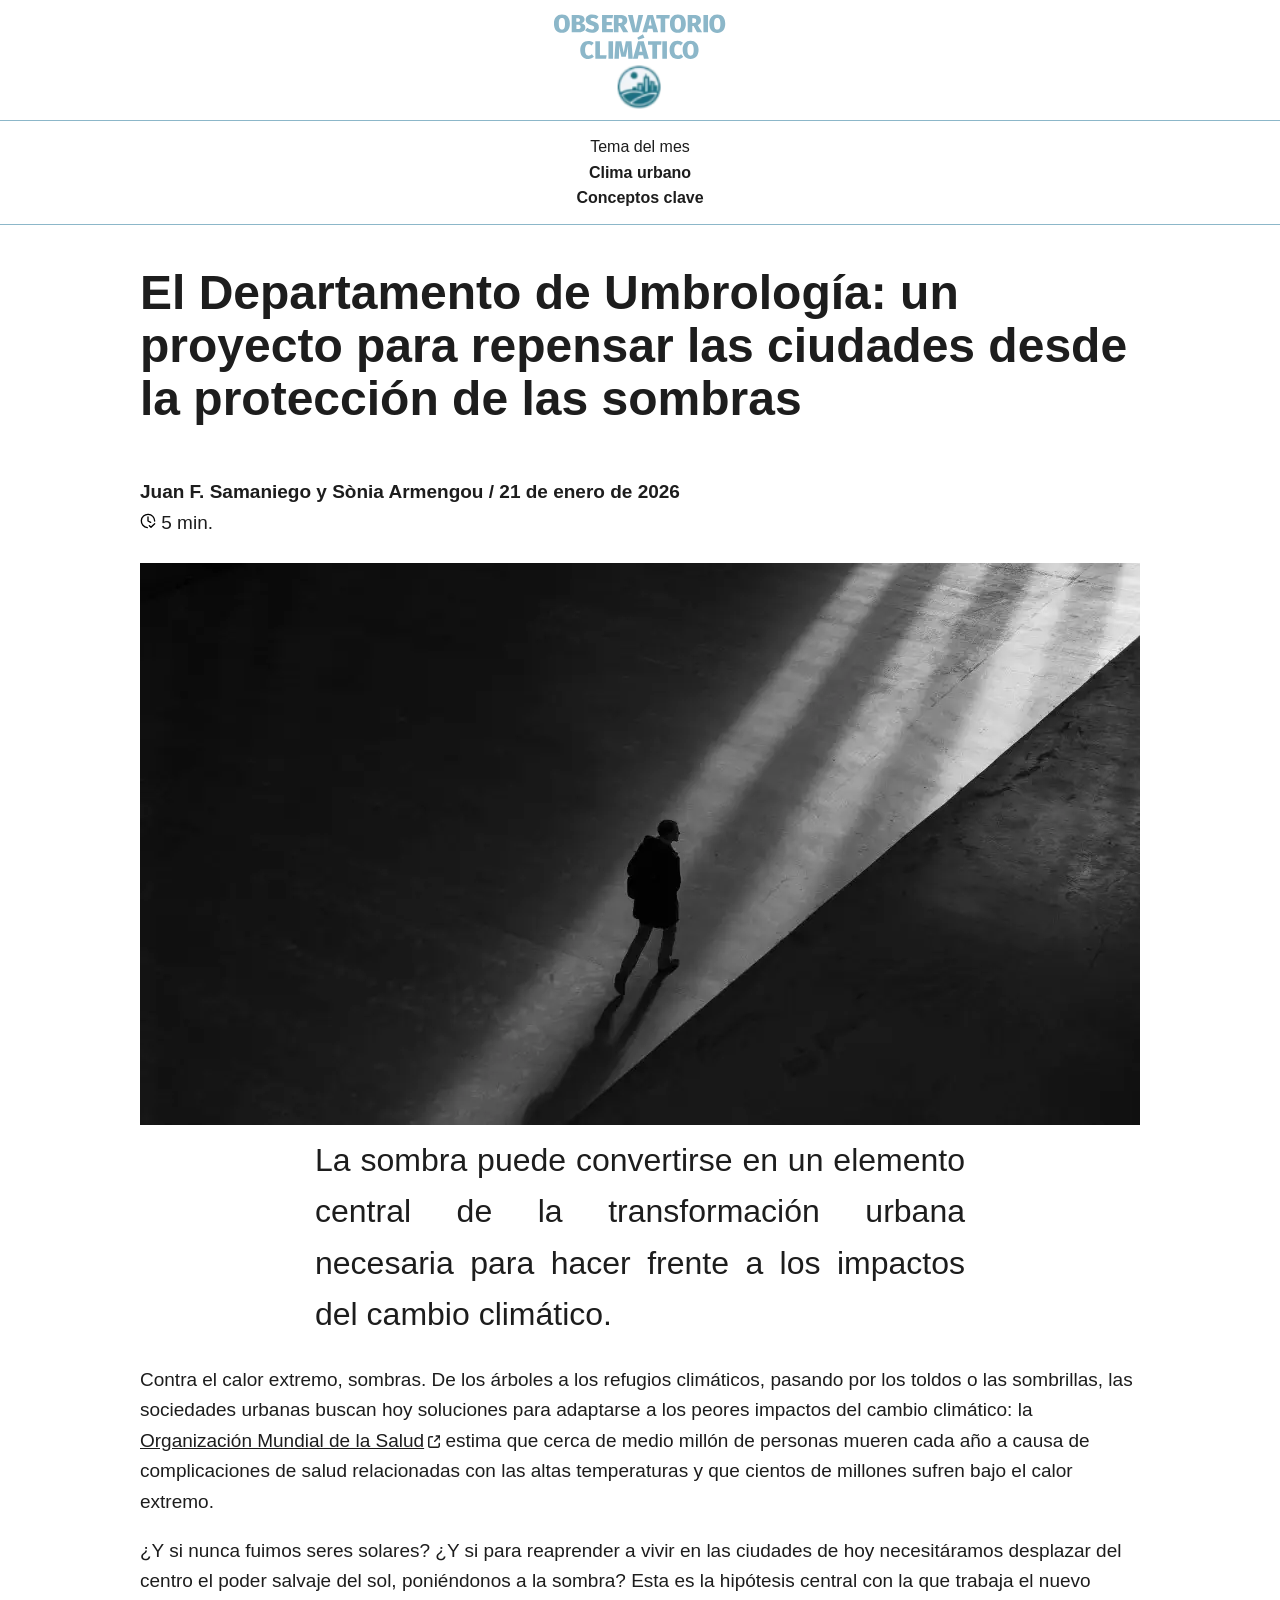
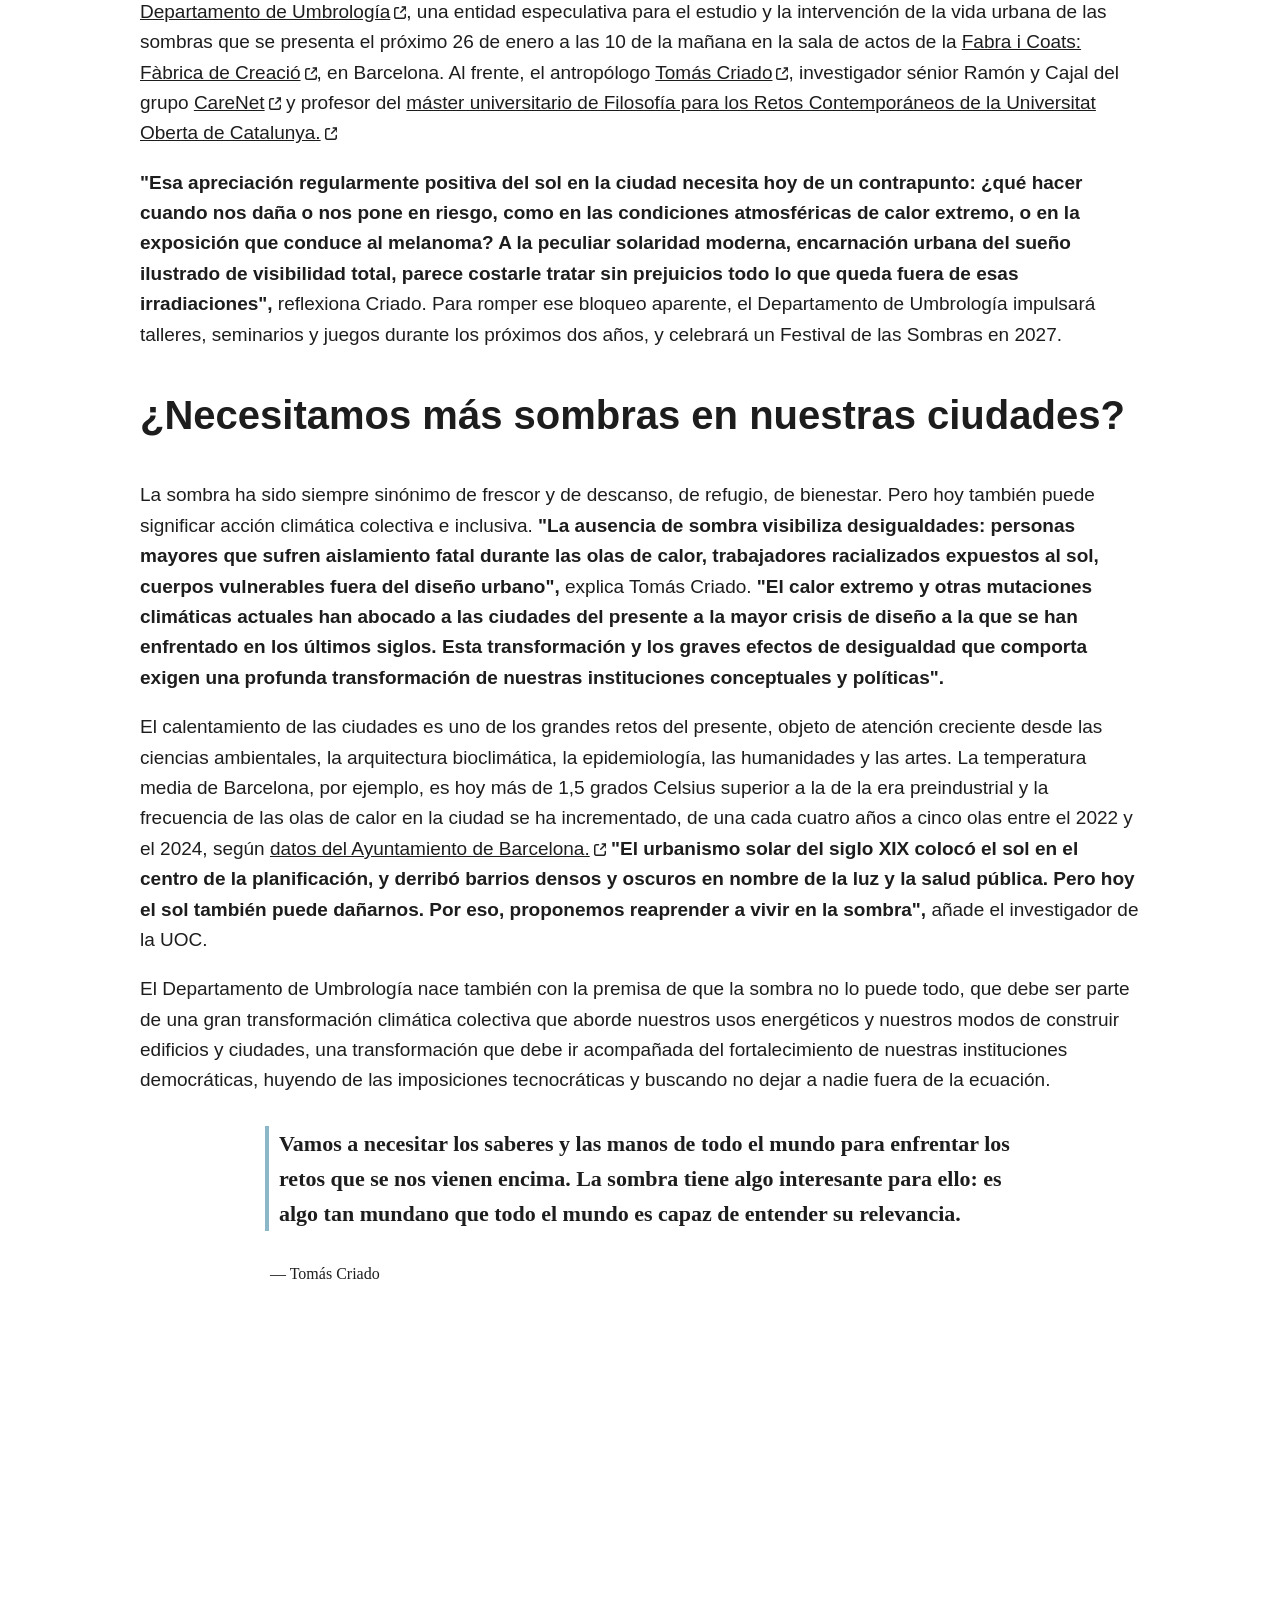
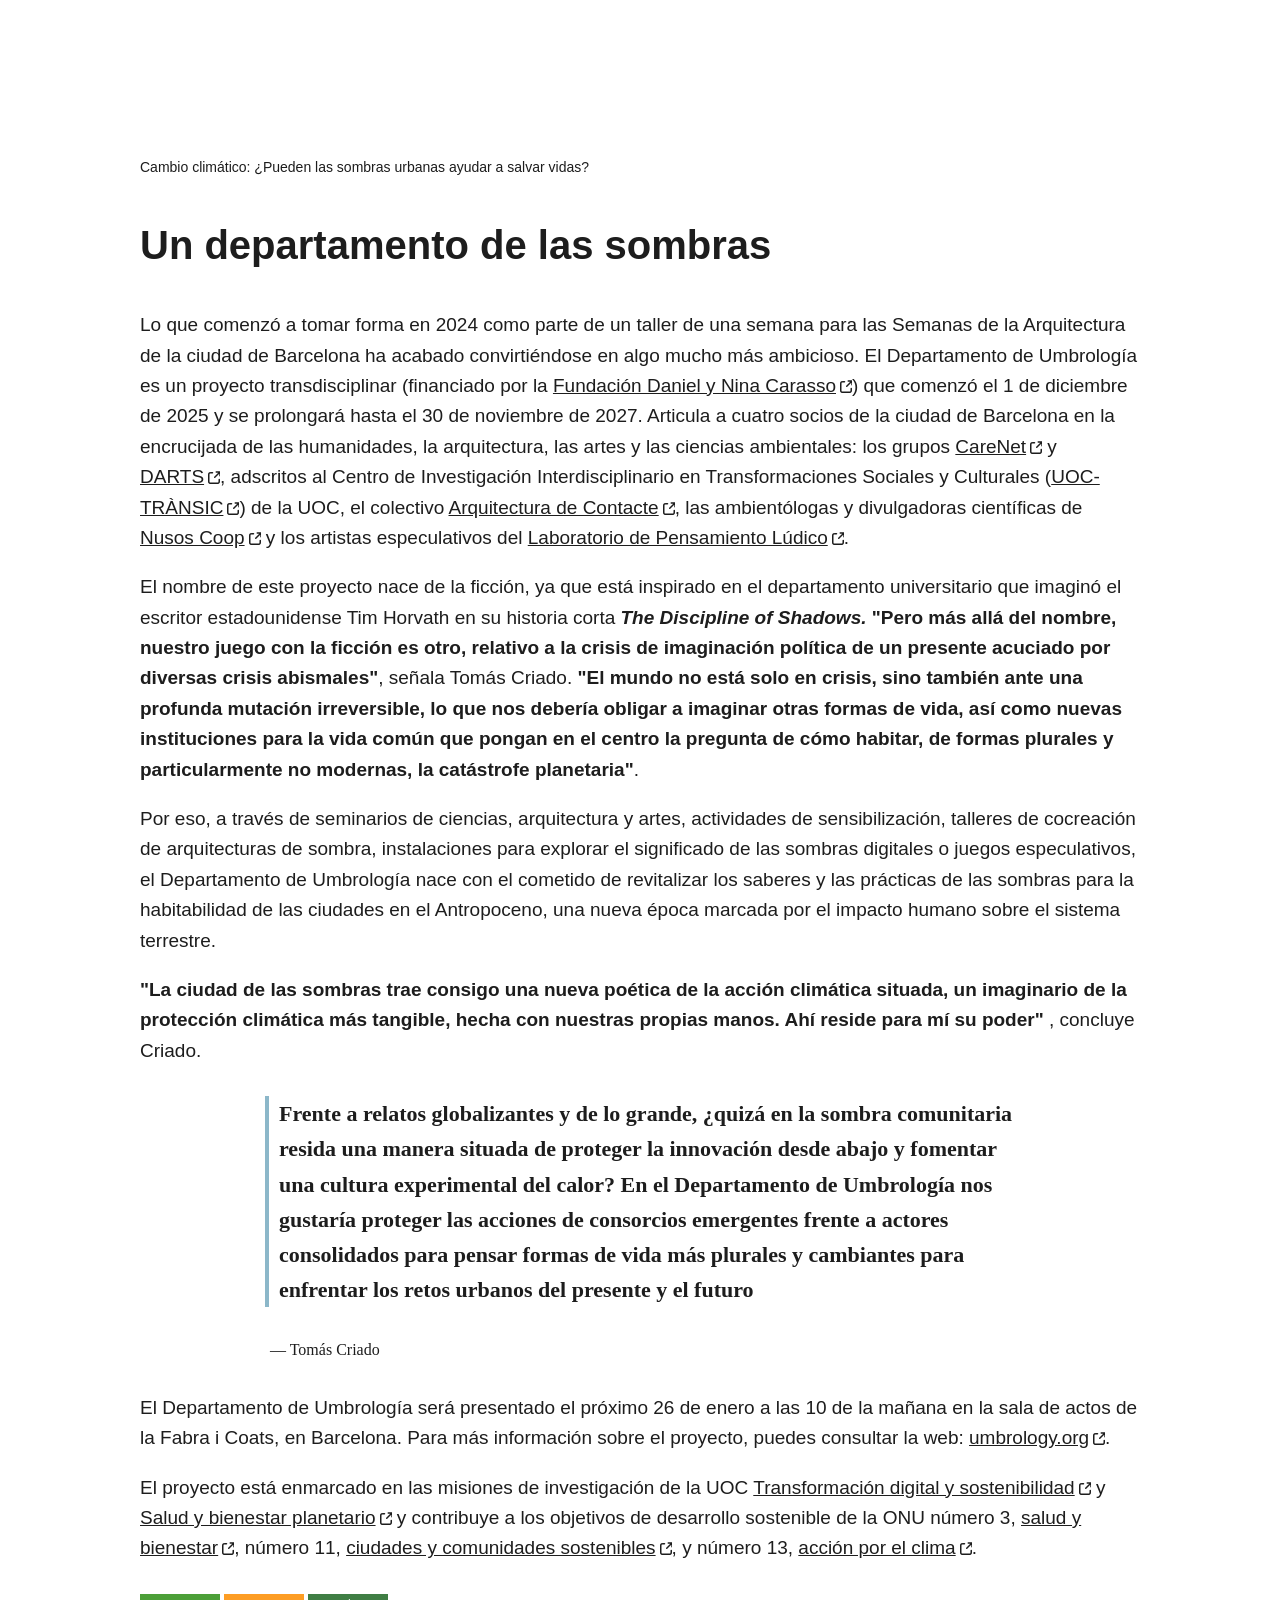
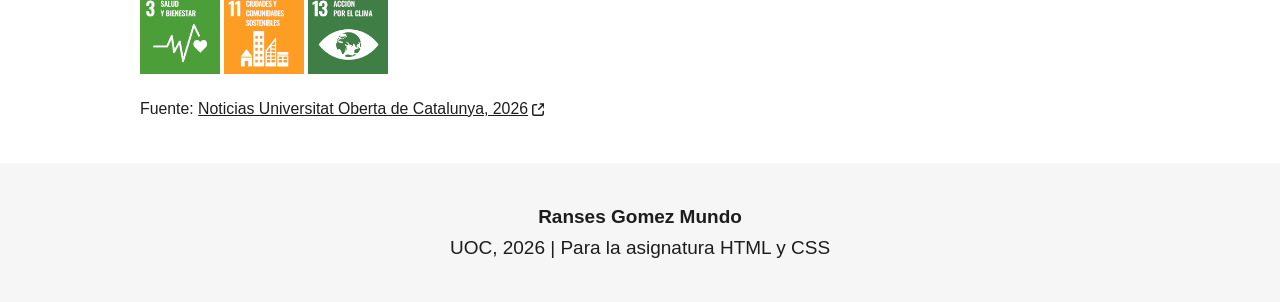
<file: index.html>
<!DOCTYPE html>
<html lang="es">
<head>
  <meta charset="UTF-8">
  <meta name="viewport" content="width=device-width, initial-scale=1.0">
  <title>El Departamento de Umbrología</title>
  <link rel="stylesheet" href="styles.css">
</head>
<body>
  <header>
    <a href="index.html" class="logo"><img src="img/logo.svg" alt="Observatorio Climático"></a>
  
    <nav>
        <ul>
            <li><a href="index.html" class="active">Tema del mes</a></li>
            <li><a href="clima-urbano.html">Clima urbano</a></li>
            <li><a href="conceptos.html">Conceptos clave</a></li> 
        </ul>    
    </nav>
  </header>

  <main class="container">
    <h1>El Departamento de Umbrología: un proyecto para repensar las ciudades desde la protección de las sombras</h1>
    <p class="user"><strong>Juan F. Samaniego y Sònia Armengou / 21 de enero de 2026</strong> <br>
    <img src="img/icon-clock.svg" alt="reloj" aria-hidden="true" class="icon-text"> 5 min.
    </p>
    
    <figure class="shadow">
    <img src="img/shadow.webp" alt="Persona caminando bajo una sombra alargada">

    <figcaption>La sombra puede convertirse en un elemento central de la transformación urbana necesaria para hacer frente a los impactos del cambio climático.</figcaption>
    </figure>

    <p>Contra el calor extremo, sombras. De los árboles a los refugios climáticos, pasando por los toldos o las sombrillas, las sociedades urbanas buscan hoy soluciones para adaptarse a los peores impactos del cambio climático: la <a class="external" href="https://www.who.int/es/news-room/fact-sheets/detail/climate-change-heat-and-health" target="_blank" rel="noopener noreferrer">Organización Mundial de la Salud</a> estima que cerca de medio millón de personas mueren cada año a causa de complicaciones de salud relacionadas con las altas temperaturas y que cientos de millones sufren bajo el calor extremo.</p>

    <p>¿Y si nunca fuimos seres solares? ¿Y si para reaprender a vivir en las ciudades de hoy necesitáramos desplazar del centro el poder salvaje del sol, poniéndonos a la sombra? Esta es la hipótesis central con la que trabaja el nuevo <a class="external" href="https://umbrology.org/about-us/" target="_blank" rel="noopener noreferrer">Departamento de Umbrología</a>, una entidad especulativa para el estudio y la intervención de la vida urbana de las sombras que se presenta el próximo 26 de enero a las 10 de la mañana en la sala de actos de la <a class="external" href="https://www.barcelona.cat/fabraicoats/es" target="_blank" rel="noopener noreferrer">Fabra i Coats: Fàbrica de Creació</a>, en Barcelona. Al frente, el antropólogo <a class="external" href="https://recerca.uoc.edu/investigadores/882002/detalle?lang=es" target="_blank" rel="noopener noreferrer">Tomás Criado</a>, investigador sénior Ramón y Cajal del grupo <a class="external" href="https://carenet.uoc.edu/es/" target="_blank" rel="noopener noreferrer">CareNet</a> y profesor del <a class="external" href="https://www.uoc.edu/es/estudios/masters/master-universitario-filosofia-retos-contemporaneos" target="_blank" rel="noopener noreferrer">máster universitario de Filosofía para los Retos Contemporáneos de la Universitat Oberta de Catalunya.</a></p>

    <p> <strong>"Esa apreciación regularmente positiva del sol en la ciudad necesita hoy de un contrapunto: ¿qué hacer cuando nos daña o nos pone en riesgo, como en las condiciones atmosféricas de calor extremo, o en la exposición que conduce al melanoma? A la peculiar solaridad moderna, encarnación urbana del sueño ilustrado de visibilidad total, parece costarle tratar sin prejuicios todo lo que queda fuera de esas irradiaciones",</strong> reflexiona Criado. Para romper ese bloqueo aparente, el Departamento de Umbrología impulsará talleres, seminarios y juegos durante los próximos dos años, y celebrará un Festival de las Sombras en 2027.</p>

    <h2>¿Necesitamos más sombras en nuestras ciudades?</h2>

    <p>La sombra ha sido siempre sinónimo de frescor y de descanso, de refugio, de bienestar. Pero hoy también puede significar acción climática colectiva e inclusiva. <strong> "La ausencia de sombra visibiliza desigualdades: personas mayores que sufren aislamiento fatal durante las olas de calor, trabajadores racializados expuestos al sol, cuerpos vulnerables fuera del diseño urbano",</strong> explica Tomás Criado. <strong>"El calor extremo y otras mutaciones climáticas actuales han abocado a las ciudades del presente a la mayor crisis de diseño a la que se han enfrentado en los últimos siglos. Esta transformación y los graves efectos de desigualdad que comporta exigen una profunda transformación de nuestras instituciones conceptuales y políticas".</strong></p>

    <p>El calentamiento de las ciudades es uno de los grandes retos del presente, objeto de atención creciente desde las ciencias ambientales, la arquitectura bioclimática, la epidemiología, las humanidades y las artes. La temperatura media de Barcelona, por ejemplo, es hoy más de 1,5 grados Celsius superior a la de la era preindustrial y la frecuencia de las olas de calor en la ciudad se ha incrementado, de una cada cuatro años a cinco olas entre el 2022 y el 2024, según <a class="external" href="https://www.barcelona.cat/infobarcelona/es/tema/emergencia-climatica/como-hacemos-frente-al-calor-en-barcelona_1531768.html" target="_blank" rel="noopener noreferrer">datos del Ayuntamiento de Barcelona.</a> <strong> "El urbanismo solar del siglo XIX colocó el sol en el centro de la planificación, y derribó barrios densos y oscuros en nombre de la luz y la salud pública. Pero hoy el sol también puede dañarnos. Por eso, proponemos reaprender a vivir en la sombra",</strong> añade el investigador de la UOC.</p>

    <p>El Departamento de Umbrología nace también con la premisa de que la sombra no lo puede todo, que debe ser parte de una gran transformación climática colectiva que aborde nuestros usos energéticos y nuestros modos de construir edificios y ciudades, una transformación que debe ir acompañada del fortalecimiento de nuestras instituciones democráticas, huyendo de las imposiciones tecnocráticas y buscando no dejar a nadie fuera de la ecuación.</p>


    <blockquote>
      Vamos a necesitar los saberes y las manos de todo el mundo para enfrentar los retos que se nos vienen encima. La sombra tiene algo interesante para ello: es algo tan mundano que todo el mundo es capaz de entender su relevancia.
      
    </blockquote>
    <cite class="author">— Tomás Criado</cite>

    <div class="video">

        <iframe src="https://www.youtube.com/embed/i8lMButsXwk?si=e0vrwvY8sit5e_fv" title="YouTube video player"  allow="accelerometer; autoplay; clipboard-write; encrypted-media; gyroscope; picture-in-picture; web-share" referrerpolicy="strict-origin-when-cross-origin" allowfullscreen></iframe>

        <p class="video-caption">
        Cambio climático: ¿Pueden las sombras urbanas ayudar a salvar vidas?
        </p>

    </div>

    <h2>Un departamento de las sombras</h2>
    <p>Lo que comenzó a tomar forma en 2024 como parte de un taller de una semana para las Semanas de la Arquitectura de la ciudad de Barcelona ha acabado convirtiéndose en algo mucho más ambicioso. El Departamento de Umbrología es un proyecto transdisciplinar (financiado por la <a class="external" href="https://fondationcarasso.org/es/noticias/nueve-proyectos-seleccionados-en-la-convocatoria-componer-saberes/" target="_blank" rel="noopener noreferrer">Fundación Daniel y Nina Carasso</a>) que comenzó el 1 de diciembre de 2025 y se prolongará hasta el 30 de noviembre de 2027. Articula a cuatro socios de la ciudad de Barcelona en la encrucijada de las humanidades, la arquitectura, las artes y las ciencias ambientales: los grupos <a class="external" href="https://recerca.uoc.edu/grupos/37394/detalle?lang=es" target="_blank" rel="noopener noreferrer">CareNet</a> y <a class="external" href="https://recerca.uoc.edu/grupos/37373/detalle?lang=es" target="_blank" rel="noopener noreferrer">DARTS</a>, adscritos al Centro de Investigación Interdisciplinario en Transformaciones Sociales y Culturales (<a class="external" href="https://www.uoc.edu/es/investigacion/centros/transformaciones-sociales-culturales" target="_blank" rel="noopener noreferrer">UOC-TRÀNSIC</a>) de la UOC, el colectivo <a class="external" href="https://www.arquitecturadecontacte.cat/" target="_blank" rel="noopener noreferrer">Arquitectura de Contacte</a>, las ambientólogas y divulgadoras científicas de <a class="external" href="https://nusos.coop/" target="_blank" rel="noopener noreferrer">Nusos Coop</a> y los artistas especulativos del <a class="external" href="https://laboratoriopensamientoludico.com/" target="_blank" rel="noopener noreferrer">Laboratorio de Pensamiento Lúdico</a>.</p>

    <p>El nombre de este proyecto nace de la ficción, ya que está inspirado en el departamento universitario que imaginó el escritor estadounidense Tim Horvath en su historia corta <strong> <em> The Discipline of Shadows.</em></strong> <strong> "Pero más allá del nombre, nuestro juego con la ficción es otro, relativo a la crisis de imaginación política de un presente acuciado por diversas crisis abismales"</strong>, señala Tomás Criado. <strong> "El mundo no está solo en crisis, sino también ante una profunda mutación irreversible, lo que nos debería obligar a imaginar otras formas de vida, así como nuevas instituciones para la vida común que pongan en el centro la pregunta de cómo habitar, de formas plurales y particularmente no modernas, la catástrofe planetaria"</strong>.</p>

    <p>Por eso, a través de seminarios de ciencias, arquitectura y artes, actividades de sensibilización, talleres de cocreación de arquitecturas de sombra, instalaciones para explorar el significado de las sombras digitales o juegos especulativos, el Departamento de Umbrología nace con el cometido de revitalizar los saberes y las prácticas de las sombras para la habitabilidad de las ciudades en el Antropoceno, una nueva época marcada por el impacto humano sobre el sistema terrestre.</p>

    <p> <strong>"La ciudad de las sombras trae consigo una nueva poética de la acción climática situada, un imaginario de la protección climática más tangible, hecha con nuestras propias manos. Ahí reside para mí su poder"</strong> , concluye Criado.</p>

    <blockquote>
      Frente a relatos globalizantes y de lo grande, ¿quizá en la sombra comunitaria resida una manera situada de proteger la innovación desde abajo y fomentar una cultura experimental del calor? En el Departamento de Umbrología nos gustaría proteger las acciones de consorcios emergentes frente a actores consolidados para pensar formas de vida más plurales y cambiantes para enfrentar los retos urbanos del presente y el futuro
    </blockquote>
    <cite class="author">— Tomás Criado</cite>

      <p>El Departamento de Umbrología será presentado el próximo 26 de enero a las 10 de la mañana en la sala de actos de la Fabra i Coats, en Barcelona. Para más información sobre el proyecto, puedes consultar la web: <a class="external" href="https://umbrology.org/about-us/" target="_blank" rel="noopener noreferrer">umbrology.org</a>.</p>

      <p>El proyecto está enmarcado en las misiones de investigación de la UOC <a class="external" href="https://www.uoc.edu/es/investigacion/misiones#transicio-digital-sostenibilitat" target="_blank" rel="noopener noreferrer">Transformación digital y sostenibilidad</a> y <a class="external" href="https://www.uoc.edu/es/investigacion/misiones#salut-benestar-planetari" target="_blank" rel="noopener noreferrer">Salud y bienestar planetario</a> y contribuye a los objetivos de desarrollo sostenible de la ONU número 3, <a class="external" href="https://www.un.org/sustainabledevelopment/es/health/" target="_blank" rel="noopener noreferrer">salud y bienestar</a>, número 11, <a class="external" href="https://www.un.org/sustainabledevelopment/es/cities/" target="_blank" rel="noopener noreferrer">ciudades y comunidades sostenibles</a>, y número 13, <a class="external" href="https://www.un.org/sustainabledevelopment/es/climate-change-2/" target="_blank" rel="noopener noreferrer">acción por el clima</a>.</p>

    <div class="ods">
        <img src="img/03-ods.webp" alt="ODS 3 Salud y bienestar">
        <img src="img/11-ods.webp" alt="ODS 11 Ciudades y comunidades sostenibles">
        <img src="img/13-ods.webp" alt="ODS 13 Acción por el clima">
    </div>

    <p><small>Fuente: <a class="external" href="https://www.uoc.edu/es/news/2026/departamento-umbrologia-ciudades-sombra-cambio-climatico-uoc" target="_blank" rel="noopener noreferrer">Noticias Universitat Oberta de Catalunya, 2026</a></small></p>
  </main>

  <footer>
    <p><strong>Ranses Gomez Mundo</strong><br>
    UOC, 2026 | Para la asignatura HTML y CSS</p>
  </footer>
</body>
</html>
</file>
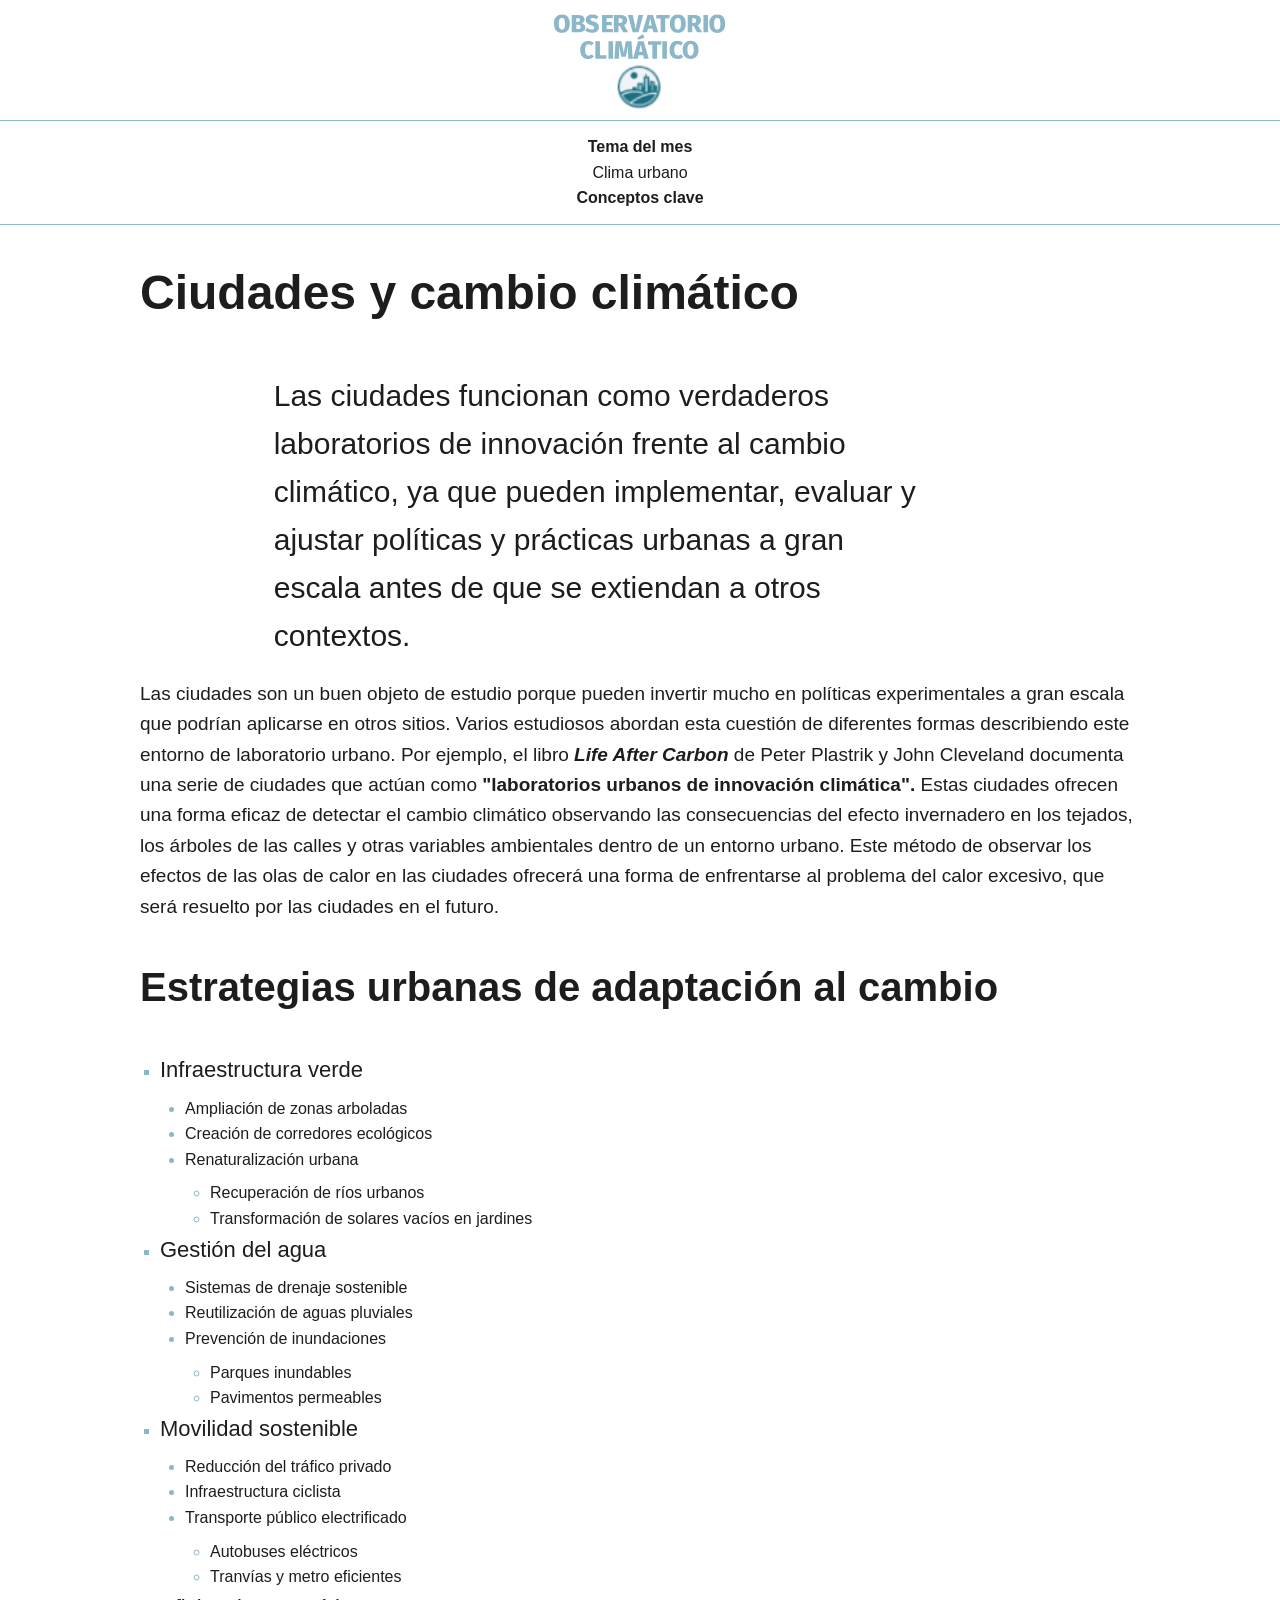
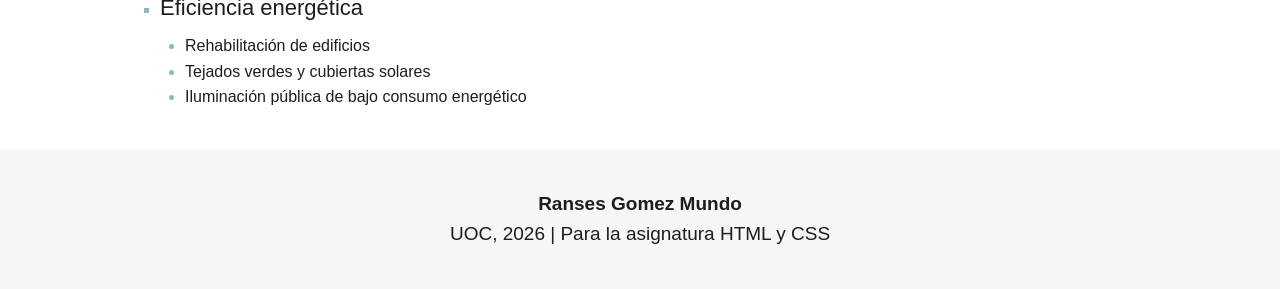
<file: clima-urbano.html>
<!DOCTYPE html>
<html lang="es">
<head>
  <meta charset="UTF-8">
  <meta name="viewport" content="width=device-width, initial-scale=1.0">
  <title>Ciudades y cambio climático</title>
  <link rel="stylesheet" href="styles.css">
</head>
<body>
  <header>
    <a href="index.html" class="logo"><img src="img/logo.svg" alt="Observatorio Climático"></a>
  
    <nav>
        <ul>
            <li><a href="index.html">Tema del mes</a></li>
            <li><a href="clima-urbano.html" class="active">Clima urbano</a></li>
            <li><a href="conceptos.html">Conceptos clave</a></li> 
        </ul>    
    </nav>
  </header>

  <main class="container">
    <h1>Ciudades y cambio climático</h1>

    <p class="clima-text">
      Las ciudades funcionan como verdaderos laboratorios de innovación frente al cambio climático, ya que pueden implementar, evaluar y ajustar políticas y prácticas urbanas a gran escala antes de que se extiendan a otros contextos.
    </p>

    <p>Las ciudades son un buen objeto de estudio porque pueden invertir mucho en políticas experimentales a gran escala que podrían aplicarse en otros sitios. Varios estudiosos abordan esta cuestión de diferentes formas describiendo este entorno de laboratorio urbano. Por ejemplo, el libro <strong><em>Life After Carbon</em></strong> de Peter Plastrik y John Cleveland documenta una serie de ciudades que actúan como <strong>"laboratorios urbanos de innovación climática".</strong> Estas ciudades ofrecen una forma eficaz de detectar el cambio climático observando las consecuencias del efecto invernadero en los tejados, los árboles de las calles y otras variables ambientales dentro de un entorno urbano. Este método de observar los efectos de las olas de calor en las ciudades ofrecerá una forma de enfrentarse al problema del calor excesivo, que será resuelto por las ciudades en el futuro.</p>

    <h2>Estrategias urbanas de adaptación al cambio</h2>

    <ul class="nivel1">
  <li> <span>Infraestructura verde</span>
    <ul class="nivel2">
      <li>Ampliación de zonas arboladas</li>
      <li>Creación de corredores ecológicos</li>
      <li>Renaturalización urbana
        <ul class="nivel3">
          <li>Recuperación de ríos urbanos</li>
          <li>Transformación de solares vacíos en jardines</li>
        </ul>
      </li>
    </ul>
  </li>

  <li><span>Gestión del agua</span>
    <ul class="nivel2">
      <li>Sistemas de drenaje sostenible</li>
      <li>Reutilización de aguas pluviales</li>
      <li>Prevención de inundaciones
        <ul class="nivel3">
          <li>Parques inundables</li>
          <li>Pavimentos permeables</li>
        </ul>
      </li>
    </ul>
  </li>

  <li><span>Movilidad sostenible</span>
    <ul class="nivel2">
      <li>Reducción del tráfico privado</li>
      <li>Infraestructura ciclista</li>
      <li>Transporte público electrificado
        <ul class="nivel3">
          <li>Autobuses eléctricos</li>
          <li>Tranvías y metro eficientes</li>
        </ul>
      </li>
    </ul>
  </li>

  <li><span>Eficiencia energética</span>
    <ul class="nivel2">
      <li>Rehabilitación de edificios</li>
      <li>Tejados verdes y cubiertas solares</li>
      <li>Iluminación pública de bajo consumo energético</li>
    </ul>
  </li>
</ul>
  </main>

  <footer>
    <p><strong>Ranses Gomez Mundo</strong><br>
    UOC, 2026 | Para la asignatura HTML y CSS</p>
  </footer>
</body>
</html>
</file>
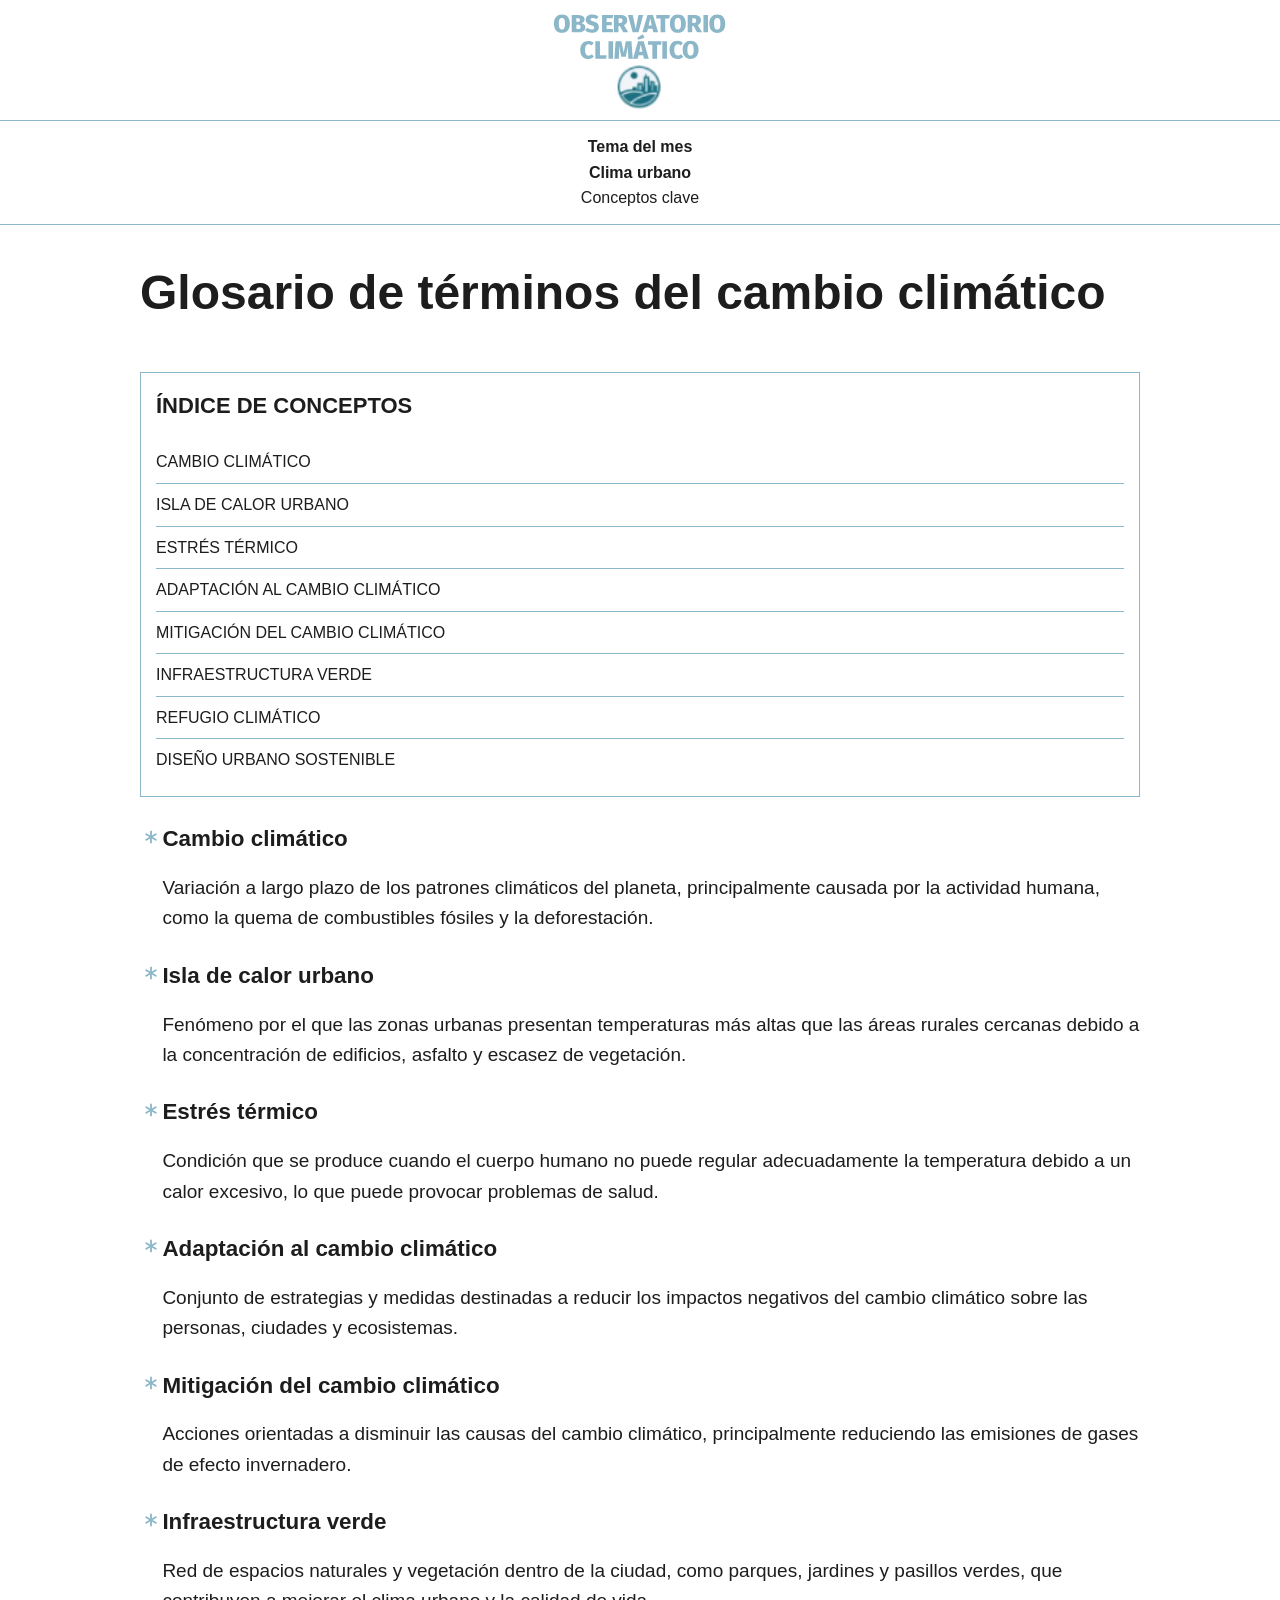
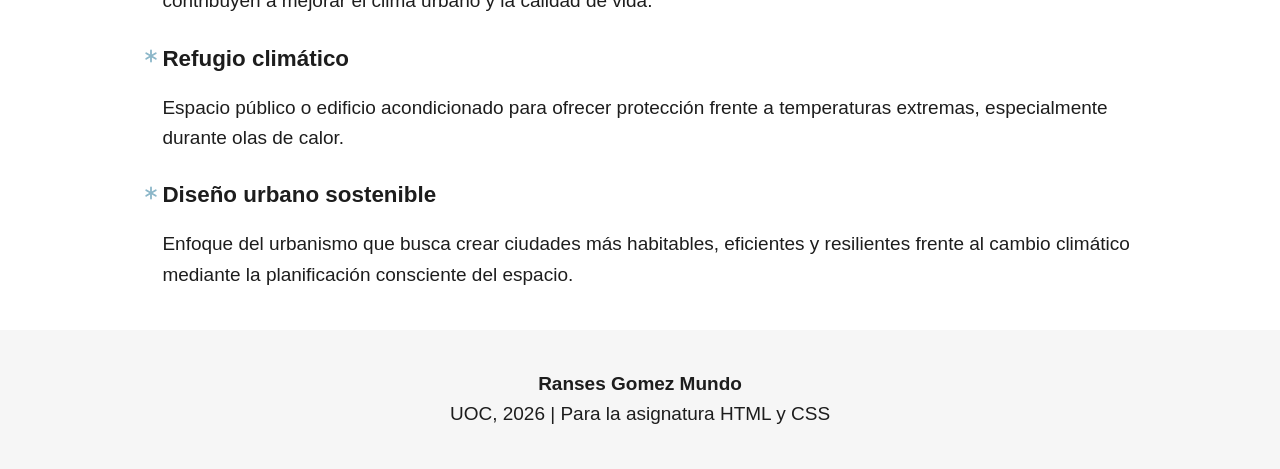
<file: conceptos.html>
<!DOCTYPE html>
<html lang="es">
<head>
  <meta charset="UTF-8">
  <meta name="viewport" content="width=device-width, initial-scale=1.0">
  <title>Glosario de términos del cambio climático</title>
  <link rel="stylesheet" href="styles.css">
</head>
<body>
  <header>
    <a href="index.html" class="logo"><img src="img/logo.svg" alt="Observatorio Climático"></a>
  
    <nav>
        <ul>
          <li><a href="index.html">Tema del mes</a></li>
          <li><a href="clima-urbano.html">Clima urbano</a></li>
          <li><a href="conceptos.html" class="active">Conceptos clave</a></li> 
        </ul>    
    </nav>
  </header>

  <main class="container">
    <h1>Glosario de términos del cambio climático</h1>

    <div class="indice">
      <h2>ÍNDICE DE CONCEPTOS</h2>
      <ul>
        <li><a href="#cambio-climatico">CAMBIO CLIMÁTICO</a></li>
        <li><a href="#isla-calor">ISLA DE CALOR URBANO</a></li>
        <li><a href="#estres-termico">ESTRÉS TÉRMICO</a></li>
        <li><a href="#adaptacion">ADAPTACIÓN AL CAMBIO CLIMÁTICO</a></li>
        <li><a href="#mitigacion">MITIGACIÓN DEL CAMBIO CLIMÁTICO</a></li>
        <li><a href="#infraestructura">INFRAESTRUCTURA VERDE</a></li>
        <li><a href="#refugio">REFUGIO CLIMÁTICO</a></li>
        <li><a href="#diseno">DISEÑO URBANO SOSTENIBLE</a></li>
      </ul>
    </div>

    <section class="conceptos">

    <h2 id="cambio-climatico"> Cambio climático</h2>
    <p>Variación a largo plazo de los patrones climáticos del planeta, principalmente causada por la actividad humana, como la quema de combustibles fósiles y la deforestación.</p>

    <h2 id="isla-calor"> Isla de calor urbano</h2>
    <p>Fenómeno por el que las zonas urbanas presentan temperaturas más altas que las áreas rurales cercanas debido a la concentración de edificios, asfalto y escasez de vegetación.</p>

    <h2 id="estres-termico"> Estrés térmico</h2>
    <p>Condición que se produce cuando el cuerpo humano no puede regular adecuadamente la temperatura debido a un calor excesivo, lo que puede provocar problemas de salud.</p>

    <h2 id="adaptacion"> Adaptación al cambio climático</h2>
    <p>Conjunto de estrategias y medidas destinadas a reducir los impactos negativos del cambio climático sobre las personas, ciudades y ecosistemas.</p>

    <h2 id="mitigacion"> Mitigación del cambio climático</h2>
    <p>Acciones orientadas a disminuir las causas del cambio climático, principalmente reduciendo las emisiones de gases de efecto invernadero.</p>

    <h2 id="infraestructura"> Infraestructura verde</h2>
    <p>Red de espacios naturales y vegetación dentro de la ciudad, como parques, jardines y pasillos verdes, que contribuyen a mejorar el clima urbano y la calidad de vida.</p>

    <h2 id="refugio"> Refugio climático</h2>
    <p>Espacio público o edificio acondicionado para ofrecer protección frente a temperaturas extremas, especialmente durante olas de calor.</p>

    <h2 id="diseno"> Diseño urbano sostenible</h2>
    <p>Enfoque del urbanismo que busca crear ciudades más habitables, eficientes y resilientes frente al cambio climático mediante la planificación consciente del espacio.</p>

    </section>
  </main>

  <footer>
    <p><strong>Ranses Gomez Mundo</strong><br>
    UOC, 2026 | Para la asignatura HTML y CSS</p>
  </footer>
</body>
</html>
</file>
<file: styles.css>
/* BASE */
* {
  box-sizing: border-box;
}

body {
  margin: 0;
  font-family: Arial, Verdana, sans-serif;
  line-height: 1.6;
  color: #1d1d1d;
  font-size: 1rem; 
}

.container {
  width: 95%;
  max-width: 62.5rem; 
  margin: 0 auto;
}

img {
  max-width: 100%;
  height: auto;
  display: block;
}

/* HEADER & NAV */
header {
  width: 100%;
  text-align: center;
  padding: 0.625rem 0; 
}

header .logo img {
  margin: 0 auto 0.625rem auto; 
  height: 6.25rem; 
}

nav {
  width: 100%;
  border-top: 1px solid #8cb7c9;
  border-bottom: 1px solid #8cb7c9;
  padding: 0.5rem 0;
  text-align: center;
}

nav ul {
  list-style: none;
  margin: 0;
  padding: 0.3125rem 0; 
}

nav a {
  display: inline-block;
  margin: 0 1.25rem; 
  color: #1d1d1d;
  text-decoration: none;
  font-weight: 700;
}

nav a:hover {
  color: #8cb7c9;
}

nav a.active {
  font-weight: 400;
}

/* TIPOGRAFÍA */
h1 {
  text-align: left;
  line-height: 1.1;
  font-size: 3rem; 
  padding-bottom: 1.25rem; 
}


.icon-text {
  display: inline-flex;
  align-items: center;
  gap: 0.312rem; 
  margin: 0 ;
  padding: 0;
  }

h2 {
  font-size: 2.5rem; 
  font-weight: 700;
}

p {
  font-size: 1.1875rem; 
}

/* FOOTER */
footer {
  width: 100%;
  background: #f6f6f6;
  padding: 1.25rem 0; 
  text-align: center;
  font-size: 0.9em;
  margin-top: 2.5rem; 
}

/* ENLACES EXTERNOS */
a.external {
  color: #1d1d1d;
  text-decoration: underline;
  background-image: url('img/external-link.svg');
  background-repeat: no-repeat;
  background-position: right center;
  padding-right: 1rem; 
}

a.external:hover {
  color: #8cb7c9;
  background-image: url('img/external-link-modif.svg');
}

/* FIGURA CON SOMBRA */
.shadow {
  margin: 1.5625rem 0; 
}

.shadow figcaption {
  text-align: justify;
  font-size: 2rem; 
  color: #1d1d1d;
  margin: 0.625rem auto 0 auto; 
  max-width: 65%;
}

/* CITA EN BLOQUE */
blockquote {
  font-family: Georgia, serif;
  font-size: 1.375rem; 
  font-weight: 700;
  max-width: 75%;
  border-left: 4px solid #8cb7c9;
  margin: 1.875rem auto; 
  text-align: left;
  padding-left: 0.625rem; 
}

.author {
  font-family: Georgia, serif;
  font-weight: normal;
  font-style: normal;
  padding-left: 8.125rem; 
  display: block;
  margin-bottom: 1.875rem;
}

/* VIDEO */
.video {
  margin: 2.1875rem 0; 
}

.video iframe {
  width: 100%;
  aspect-ratio: 16 / 9;
  height: 420px;
  border: none;
}

.video-caption {
  font-size: 0.875rem; 
  color: #1d1d1d;
  margin-top: 0.375rem; 
}

/* ODS */
.ods {
  display: flex;
  gap: 0.25rem; 
  margin-top: 1.875rem; 
  flex-wrap: wrap;
}

.ods img {
  width: 5rem; 
}

/* ABREVIATURAS */
abbr {
  text-decoration: underline dotted;
  cursor: help;
}

/* PÁGINA CLIMA URBANO */
.clima-text {
  text-align: left;
  font-size: 1.875rem; 
  color: #1d1d1d;
  margin: 0.325rem auto 0 8.357rem;
  max-width: 65%;
}

/* LISTAS ANIDADAS */
.nivel1 {
  list-style-type: square;
  padding-left: 1.25rem; 
}

.nivel1 > li::marker {
  color: #8cb7c9;
}

.nivel1 > li > span {
  font-size: 1.375rem; 
}

.nivel2 {
  list-style-type: disc;
  padding-left: 1.5625rem; 
  margin-top: 0.5rem; 
}

.nivel2 > li::marker {
  color: #8cb7c9;
}

.nivel3 {
  list-style-type: circle;
  padding-left: 1.5625rem; 
  margin-top: 0.5rem; 
}

.nivel3 > li::marker {
  color: #8cb7c9;
}

.nivel1 li,
.nivel2 li,
.nivel3 li {
  color: #1d1d1d;
}

/* PÁGINA CONCEPTOS CLAVE */
.indice {
  border: 1px solid #8cb7c9;
  padding: 0.9375rem; 
  margin: 1.25rem 0; 
}

.indice h2 {
  margin-top: 0;
  font-size: 1.375rem;
}

.indice ul {
  list-style: none;
  padding: 0;
  margin: 0;
}

.indice li {
  border-bottom: 1px solid #8cb7c9;
  padding: 0.5rem 0;
}

.indice li:last-child {
  border-bottom: none;
}

.indice a {
  color: #1d1d1d;
  text-decoration: none;
  font-weight: 400;
}

.indice a:hover {
  color: #8cb7c9;
}

/* ASTERISCOS COMO IMAGEN */
.conceptos h2 {
  font-size: 1.4rem;
  margin: 1.5rem 0 0.5rem 0;
  position: relative;
  padding-left: 1.4rem; 
}

.conceptos h2::before {
  content: "";
  position: absolute;
  left: 0;
  top: 0.2em;
  width: 1.4rem;
  height: 1.4rem;
  background-image: url("img/icon-asterisk.svg");
  background-size: contain;
  background-repeat: no-repeat;
}

.conceptos p {
  margin: 1rem 0;
  padding-left: 1.4rem; 
}
</file>
